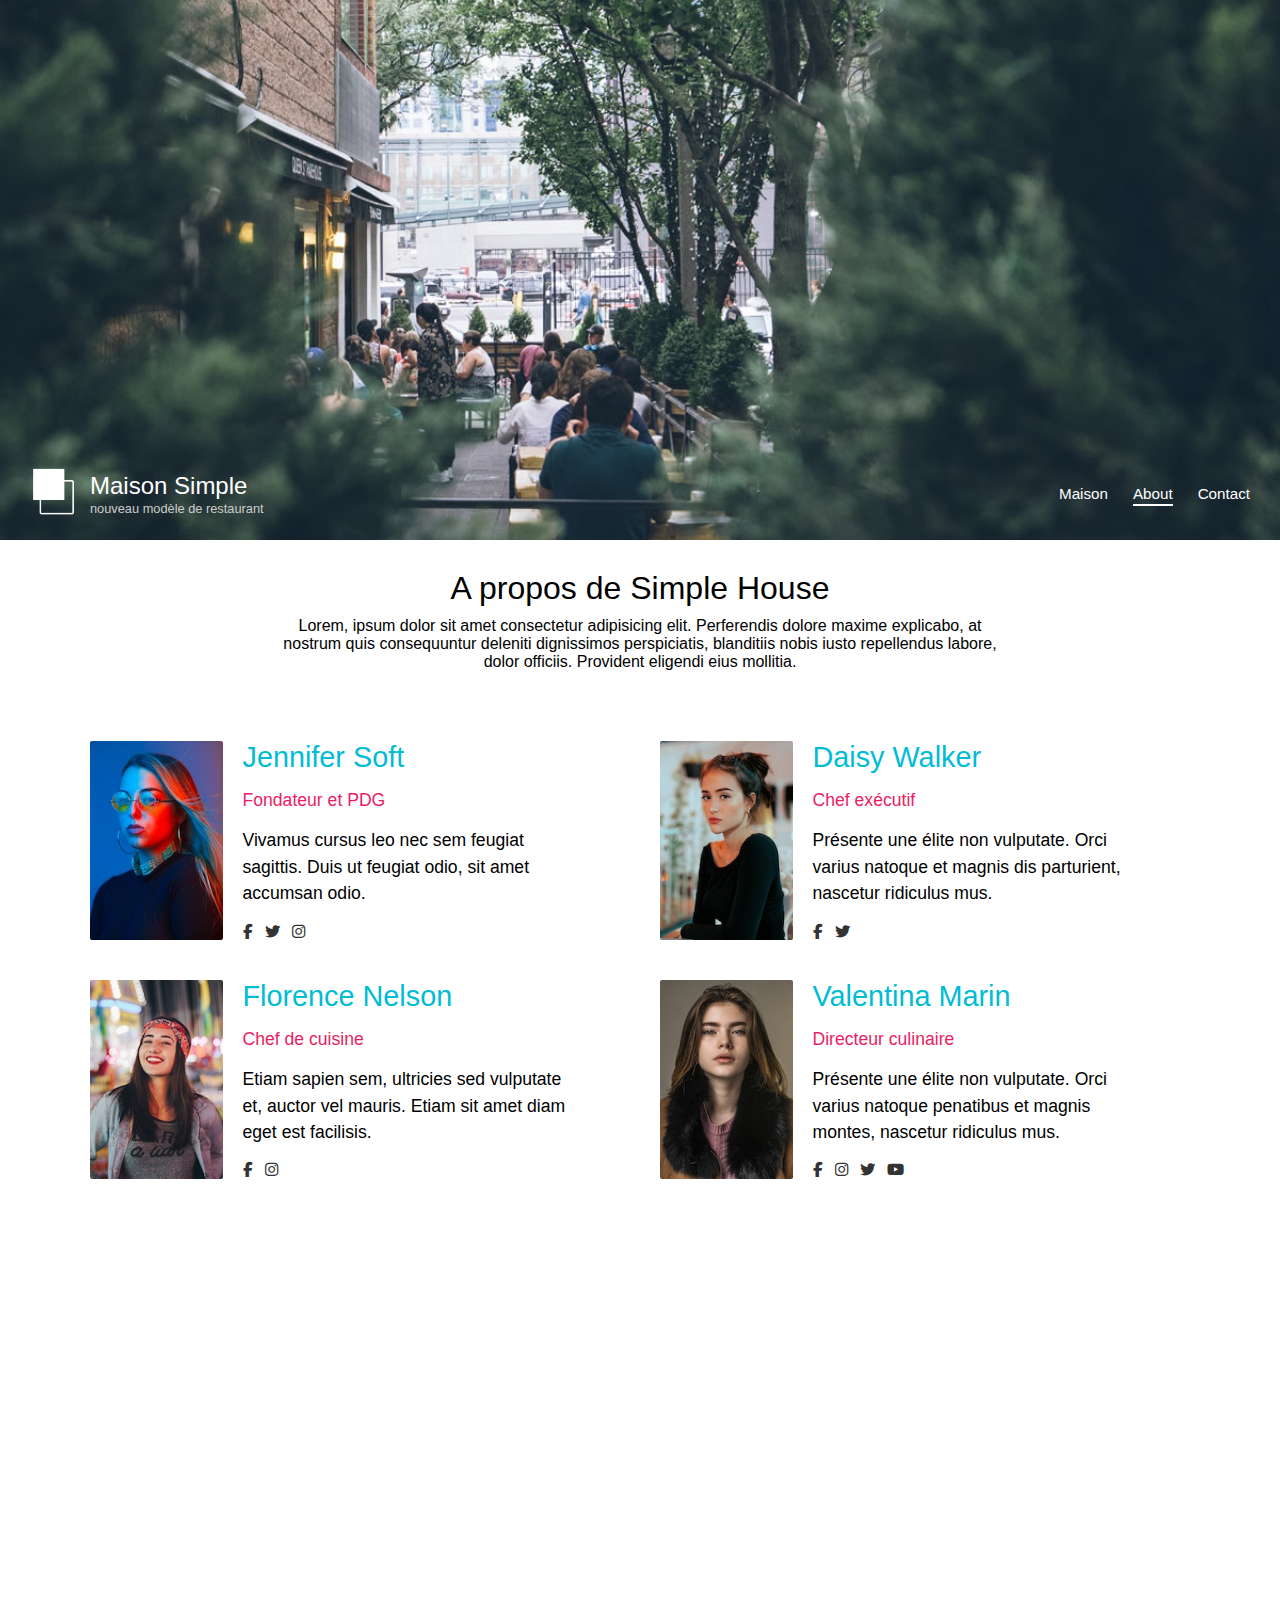
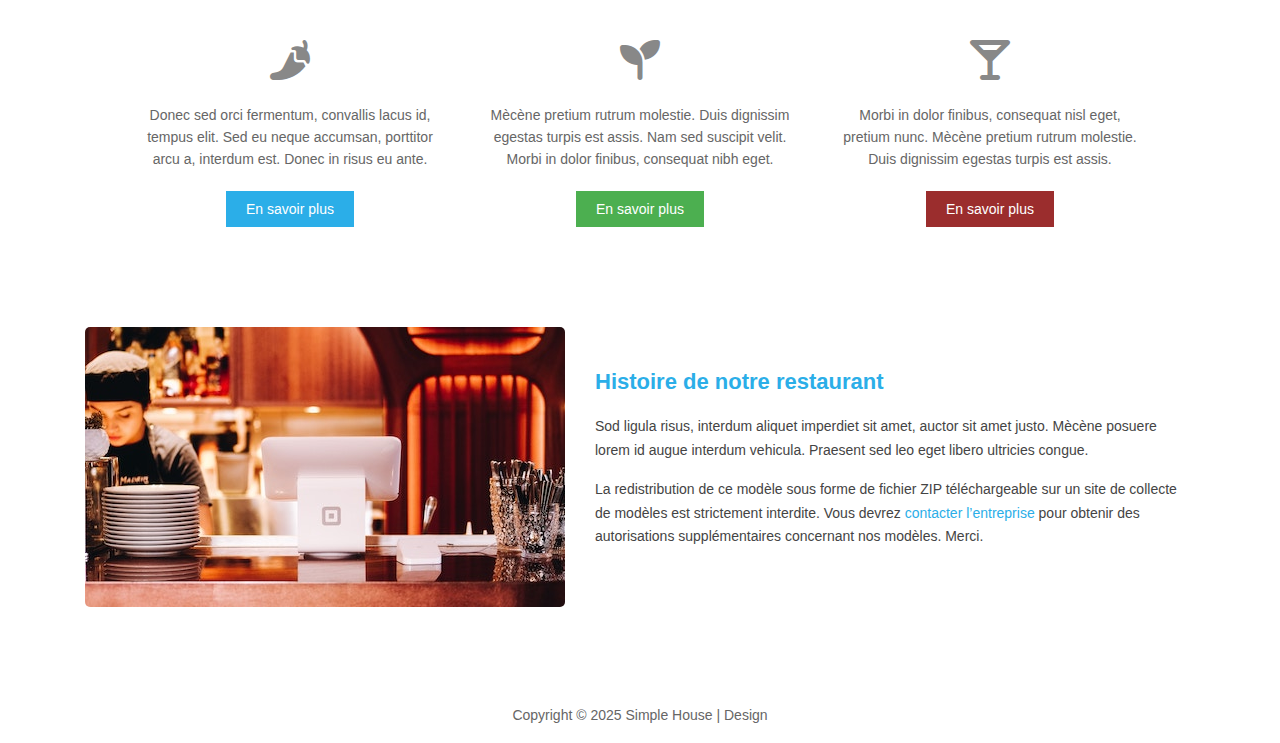
<file: about.html>
<!DOCTYPE html>
<html lang="fr">
<head>
  <meta charset="UTF-8" />
  <meta name="viewport" content="width=device-width, initial-scale=1.0" />
  <title>Maison Simple</title>
  <link rel="stylesheet" href="style.css" />
  <link rel="stylesheet" href="https://cdnjs.cloudflare.com/ajax/libs/font-awesome/6.5.0/css/all.min.css">
</head>
<body>
  <section class="sec1-hero-section">
    <div class="sec1-overlay">
      <div class="sec1-container">
        <div class="sec1-left">
           <div class="sec1-logo-square"><img src="simple-house-logo.png" alt="logo"></div>
          <div class="sec1-logo-box">
            <h1 class="sec1-title">Maison Simple</h1>
            <p class="sec1-subtitle">nouveau modèle de restaurant</p>
          </div>
          
        </div>
        <nav class="sec1-nav">
          <ul class="sec1-nav-list">
            <li class="sec1-nav-item"><a href="#" class="sec1-nav-link">Maison</a></li>
            <li class="sec1-nav-item"><a href="about.html" class="sec1-nav-link sec1-active">About</a></li>
            <li class="sec1-nav-item"><a href="contact.html" class="sec1-nav-link">Contact</a></li>
          </ul>
        </nav>
      </div>
    </div>
  </section>

  <!-- section 1 end  -->

  <section class="sec2">
    <div class="sec2-container">
        <h1>A propos de Simple House</h1>
        <p>Lorem, ipsum dolor sit amet consectetur adipisicing elit. Perferendis dolore maxime explicabo, at nostrum quis consequuntur deleniti dignissimos perspiciatis, blanditiis nobis iusto repellendus labore, dolor officiis. Provident eligendi eius mollitia.</p>
    </div>
  </section>

  <!-- section 2 end  -->

   <section class="sec3-team-section">
  <div class="sec3-grid">
    
    <!-- Card 1 -->
    <div class="sec3-card">
      <img src="about-01.jpg" alt="Jennifer Soft" class="sec3-image">
      <div class="sec3-info">
        <h3 class="sec3-name">Jennifer Soft</h3>
        <p class="sec3-role">Fondateur et PDG</p>
        <p class="sec3-desc">Vivamus cursus leo nec sem feugiat sagittis. Duis ut feugiat odio, sit amet accumsan odio.</p>
        <div class="sec3-socials">
          <a href="#"><i class="fab fa-facebook-f"></i></a>
          <a href="#"><i class="fab fa-twitter"></i></a>
          <a href="#"><i class="fab fa-instagram"></i></a>
        </div>
      </div>
    </div>

    <!-- Card 2 -->
    <div class="sec3-card">
      <img src="about-02.jpg" alt="Daisy Walker" class="sec3-image">
      <div class="sec3-info">
        <h3 class="sec3-name">Daisy Walker</h3>
        <p class="sec3-role">Chef exécutif</p>
        <p class="sec3-desc">Présente une élite non vulputate. Orci varius natoque et magnis dis parturient, nascetur ridiculus mus.</p>
        <div class="sec3-socials">
          <a href="#"><i class="fab fa-facebook-f"></i></a>
          <a href="#"><i class="fab fa-twitter"></i></a>
        </div>
      </div>
    </div>

    <!-- Card 3 -->
    <div class="sec3-card">
      <img src="about-03.jpg" alt="Florence Nelson" class="sec3-image">
      <div class="sec3-info">
        <h3 class="sec3-name">Florence Nelson</h3>
        <p class="sec3-role">Chef de cuisine</p>
        <p class="sec3-desc">Etiam sapien sem, ultricies sed vulputate et, auctor vel mauris. Etiam sit amet diam eget est facilisis.</p>
        <div class="sec3-socials">
          <a href="#"><i class="fab fa-facebook-f"></i></a>
          <a href="#"><i class="fab fa-instagram"></i></a>
        </div>
      </div>
    </div>

    <!-- Card 4 -->
    <div class="sec3-card">
      <img src="about-04.jpg" alt="Valentina Marin" class="sec3-image">
      <div class="sec3-info">
        <h3 class="sec3-name">Valentina Marin</h3>
        <p class="sec3-role">Directeur culinaire</p>
        <p class="sec3-desc">Présente une élite non vulputate. Orci varius natoque penatibus et magnis montes, nascetur ridiculus mus.</p>
        <div class="sec3-socials">
          <a href="#"><i class="fab fa-facebook-f"></i></a>
          <a href="#"><i class="fab fa-instagram"></i></a>
          <a href="#"><i class="fab fa-twitter"></i></a>
          <a href="#"><i class="fab fa-youtube"></i></a>
        </div>
      </div>
    </div>

  </div>
</section>

<!-- section 3 end  -->

<section class="sec4-img">

</section>

<!-- section 4 end  -->

<section class="sec5-section">
    <div class="sec5-box">
      <div class="sec5-icon"><i class="fas fa-pepper-hot"></i></div>
      <div class="sec5-text">
        Donec sed orci fermentum, convallis lacus id, tempus elit. Sed eu neque accumsan, porttitor arcu a, interdum est. Donec in risus eu ante.
      </div>
      <button class="sec5-button sec5-btn-blue">En savoir plus</button>
    </div>

    <div class="sec5-box">
      <div class="sec5-icon"><i class="fas fa-seedling"></i></div>
      <div class="sec5-text">
        Mècène pretium rutrum molestie. Duis dignissim egestas turpis est assis. Nam sed suscipit velit. Morbi in dolor finibus, consequat nibh eget.
      </div>
      <button class="sec5-button sec5-btn-green">En savoir plus</button>
    </div>

    <div class="sec5-box">
      <div class="sec5-icon"><i class="fas fa-glass-martini-alt"></i></div>
      <div class="sec5-text">
        Morbi in dolor finibus, consequat nisl eget, pretium nunc. Mècène pretium rutrum molestie. Duis dignissim egestas turpis est assis.
      </div>
      <button class="sec5-button sec5-btn-red">En savoir plus</button>
    </div>
  </section>

  <!-- section 5 end  -->

   <section class="sec6-container">
    <div class="sec6-image">
      <img src="about-06.jpg" alt="Restaurant image">
    </div>
    <div class="sec6-text-content">
      <h2 class="sec6-heading">Histoire de notre restaurant</h2>
      <p class="sec6-paragraph">
        Sod ligula risus, interdum aliquet imperdiet sit amet, auctor sit amet justo. Mècène posuere lorem id augue interdum vehicula. Praesent sed leo eget libero ultricies congue.
      </p>
      <p class="sec6-paragraph">
        La redistribution de ce modèle sous forme de fichier ZIP téléchargeable sur un site de collecte de modèles est strictement interdite. Vous devrez <a href="#">contacter l’entreprise</a> pour obtenir des autorisations supplémentaires concernant nos modèles. Merci.
      </p>
    </div>
  </section>

  <footer class="home2-footer">
  <p> Copyright &copy; 2025 Simple House | Design</p>
</footer>

</body>
</html>
</file>
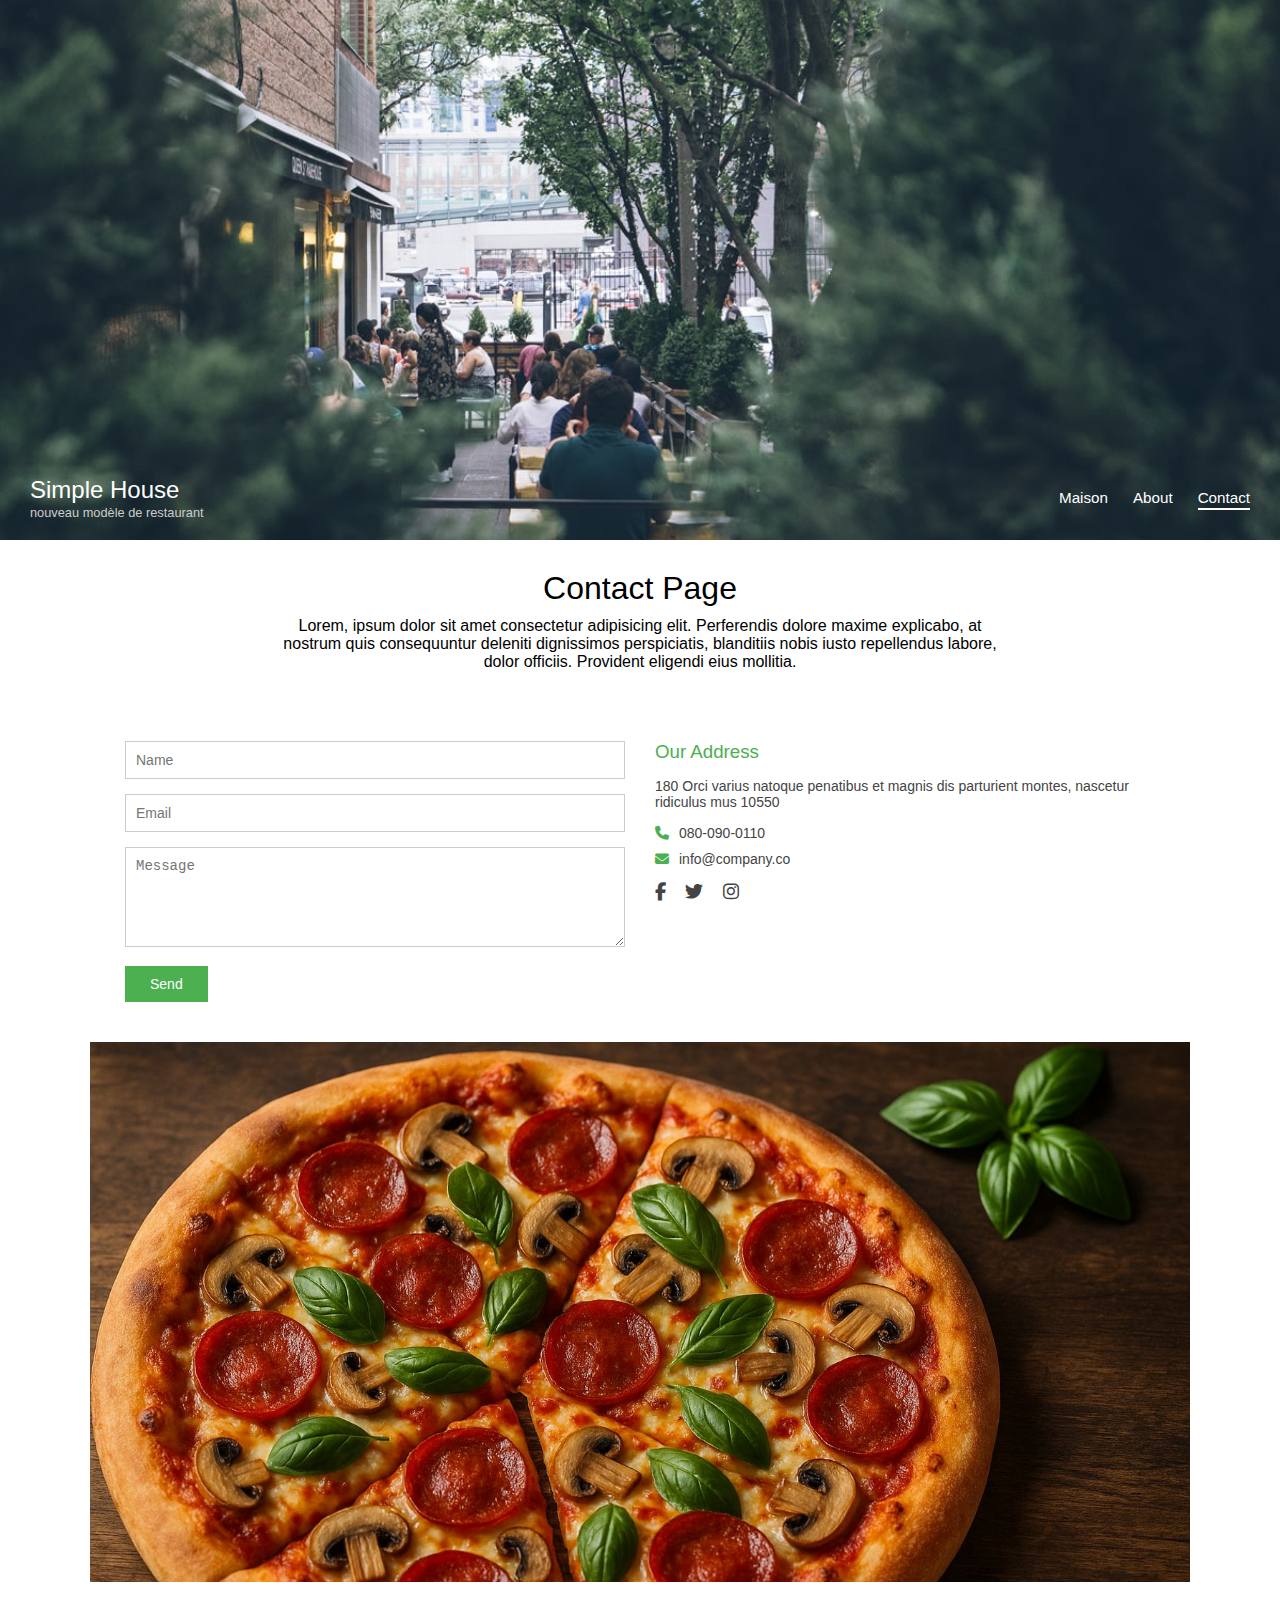
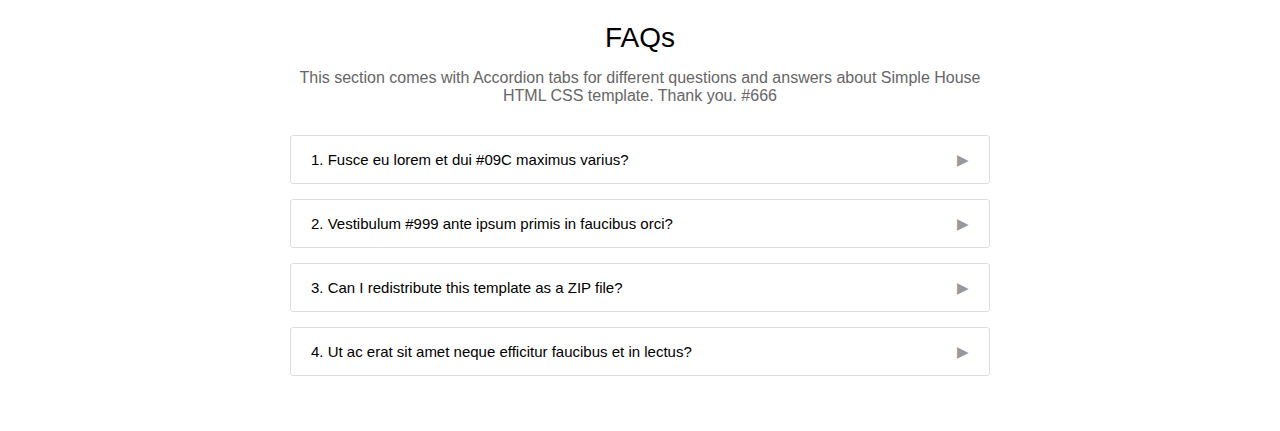
<file: contact.html>
<!DOCTYPE html>
<html lang="fr">
<head>
  <meta charset="UTF-8" />
  <meta name="viewport" content="width=device-width, initial-scale=1.0" />
  <title>Maison Simple</title>
  <link rel="stylesheet" href="style.css" />
  <link rel="stylesheet" href="https://cdnjs.cloudflare.com/ajax/libs/font-awesome/6.5.0/css/all.min.css">
</head>
<body>
  <section class="sec1-hero-section">
    <div class="sec1-overlay">
      <div class="sec1-container">
        <div class="sec1-left">
            <div class="sec1-logo-square"></div>
          <div class="sec1-logo-box">
            <h1 class="sec1-title">Simple House</h1>
            <p class="sec1-subtitle">nouveau modèle de restaurant</p>
          </div>
          
        </div>
        <nav class="sec1-nav">
          <ul class="sec1-nav-list">
            <li class="sec1-nav-item"><a href="#" class="sec1-nav-link">Maison</a></li>
            <li class="sec1-nav-item"><a href="about.html" class="sec1-nav-link ">About</a></li>
            <li class="sec1-nav-item"><a href="contact.html" class="sec1-nav-link sec1-active">Contact</a></li>
          </ul>
        </nav>
      </div>
    </div>
  </section>

  <section class="sec2">
    <div class="sec2-container">
        <h1>Contact Page</h1>
        <p>Lorem, ipsum dolor sit amet consectetur adipisicing elit. Perferendis dolore maxime explicabo, at nostrum quis consequuntur deleniti dignissimos perspiciatis, blanditiis nobis iusto repellendus labore, dolor officiis. Provident eligendi eius mollitia.</p>
    </div>
  </section>

   <section class="sec7-container">
    <div class="sec7-form">
      <form>
        <input type="text" class="sec7-input" placeholder="Name" required>
        <input type="email" class="sec7-input" placeholder="Email" required>
        <textarea class="sec7-textarea" placeholder="Message" required></textarea>
        <button type="submit" class="sec7-btn">Send</button>
      </form>
    </div>

    <div class="sec7-info">
      <h3>Our Address</h3>
      <p>180 Orci varius natoque penatibus et magnis dis parturient montes, nascetur ridiculus mus 10550</p>

      <div class="sec7-icon-text">
        <i class="fas fa-phone"></i> 080-090-0110
      </div>
      <div class="sec7-icon-text">
        <i class="fas fa-envelope"></i> info@company.co
      </div>

      <div class="sec7-socials">
        <a href="#"><i class="fab fa-facebook-f"></i></a>
        <a href="#"><i class="fab fa-twitter"></i></a>
        <a href="#"><i class="fab fa-instagram"></i></a>
      </div>
    </div>
  </section>

  <section class="sec8-img">

  </section>

  <section class="sec9-faq-section">
  <div class="sec9-container">
    <h2 class="sec9-title">FAQs</h2>
    <p class="sec9-description">
      This section comes with Accordion tabs for different questions and answers
      about Simple House HTML CSS template. 
      Thank you. #666
    </p>

    <div class="sec9-accordion">
      <div class="sec9-accordion-item">
        <button class="sec9-accordion-button">1. Fusce eu lorem et dui #09C maximus varius?</button>
      </div>
      <div class="sec9-accordion-item">
        <button class="sec9-accordion-button">2. Vestibulum #999 ante ipsum primis in faucibus orci?</button>
      </div>
      <div class="sec9-accordion-item">
        <button class="sec9-accordion-button">3. Can I redistribute this template as a ZIP file?</button>
      </div>
      <div class="sec9-accordion-item">
        <button class="sec9-accordion-button">4. Ut ac erat sit amet neque efficitur faucibus et in lectus?</button>
      </div>
    </div>
  </div>
</section>

  </body>
</html>
</file>
<file: style.css>
* {
  margin: 0;
  padding: 0;
  box-sizing: border-box;
}

body, html {
  height: 100%;
  font-family: 'Segoe UI', sans-serif;
}

.sec1-hero-section {
  position: relative;
  background-image: url('simple-house-01.jpg');
  background-size: cover;
  background-position: center;
  height: 60vh;
  color: white;
  display: flex;
  align-items: flex-end;
}

.sec1-overlay {
  width: 100%;
  padding: 20px 30px;
}

.sec1-container {
  display: flex;
  justify-content: space-between;
  align-items: center;
  flex-wrap: nowrap;
}

.sec1-left {
  display: flex;
  align-items: center;
}

.sec1-logo-square {
  flex-shrink: 0;
}

.sec1-logo-square img{
    width: 80%;
}

.sec1-logo-box {
  display: flex;
  flex-direction: column;
}

.sec1-title {
  font-size: 1.5rem;
  font-weight: 300;
  line-height: 1.2;
}

.sec1-subtitle {
  font-size: 0.8rem;
  color: #ccc;
}

.sec1-nav {
  display: flex;
}

.sec1-nav-list {
  display: flex;
  list-style: none;
  gap: 25px;
}

.sec1-nav-link {
  position: relative;
  text-decoration: none;
  color: white;
  font-size: 0.95rem;
  padding-bottom: 4px;
  transition: color 0.3s;
}

.sec1-nav-link:hover,
.sec1-active {
  color: white;
}

.sec1-nav-link::after {
  content: '';
  position: absolute;
  bottom: 0;
  left: 0;
  height: 2px;
  width: 0%;
  background-color: white;
  transition: width 0.3s;
}

.sec1-nav-link:hover::after,
.sec1-active::after {
  width: 100%;
}

@media screen and (max-width: 768px) {
    .sec1-hero-section {
        height: fit-content;
        padding: 50px 0px 0px 0px;
    }
  .sec1-overlay {
    padding: 15px 20px;
  }

  .sec1-title {
    font-size: 1.2rem;
  }

  .sec1-subtitle {
    font-size: 0.7rem;
  }

  .sec1-nav-list {
    gap: 18px;
  }

  .sec1-nav-link {
    font-size: 0.85rem;
  }
}

/* section 1 end  */

.sec2-container{
    display: flex;
    flex-direction: column;
    justify-content: center;
    gap: 10px;
    align-items: center;
    padding: 30px;
}

.sec2-container h1{
    font-size: 2rem;
    font-weight: 400;
}

.sec2-container p{
    width: 60%;
    text-align: center;
}

@media (max-width: 768px){
    .sec2-container{
        padding: 15px;
    }
    .sec2-container h1{
    font-size: 1.5rem;
    font-weight: 400;
}

.sec2-container p{
    width: 100%;
    text-align: center;
}
}

/* section 2 end  */

.sec3-team-section {
  padding: 40px 0px;
  max-width: 1100px;
  margin: 0 auto;
}

.sec3-grid {
  display: grid;
  grid-template-columns: 1fr 1fr;
  gap: 40px;
}

.sec3-card {
  display: flex;
  /* align-items: flex-start; */
  gap: 20px;
}

.sec3-image {
  width: 25%;
  height: auto;
  object-fit: cover;
  border-radius: 2px;
  flex-shrink: 0;
}

.sec3-info {
  display: flex;
  flex-direction: column;
  justify-content: space-between;
}

.sec3-name {
  font-size: 1.8rem;
  font-weight: 300;
  color: #00bcd4;
  /* margin-bottom: 4px; */
}

.sec3-role {
  color: #e91e63;
  font-size: 1.1rem;
  /* margin-bottom: 10px; */
}

.sec3-desc {
  font-size: 1.1rem;
  line-height: 1.5;
  /* margin-bottom: 10px; */
  width: 90%;
}

.sec3-socials {
  display: flex;
  gap: 12px;
}

.sec3-socials a {
  color: #333;
  font-size: 0.95rem;
  transition: color 0.3s;
}

.sec3-socials a:hover {
  color: #00bcd4;
}

@media screen and (max-width: 768px) {
  .sec3-grid {
    grid-template-columns: 1fr;
  }

  .sec3-card {
    /* flex-direction: column; */
    align-items: center;
    text-align: left;
    padding: 10px;
    border: 1px solid #eee;
    border-radius: 8px;
  }

  .sec3-name {
  font-size: 1.4rem;
  font-weight: 300;
  color: #00bcd4;
  /* margin-bottom: 4px; */
}

.sec3-role {
  color: #e91e63;
  font-size: 0.80rem;
  /* margin-bottom: 10px; */
}

.sec3-desc {
  font-size: 0.84rem;
  line-height: 1.5;
  /* margin-bottom: 10px; */
  width: 90%;
}

  .sec3-info {
    width: 100%;
  }

  .sec3-name,
  .sec3-role,
  .sec3-desc {
    text-align: left;
    width: 100%;
  }

  .sec3-socials {
    justify-content: left;
  }
}

/* section 3 end  */

.sec4-img {
    background: url(about-05.jpg) no-repeat center center fixed;
    background-size: cover;
    height: 40vh;
    margin: 0 auto;
    width: 100%; /* Make it responsive */
    max-width: 1100px; /* Limit max size on desktop */
    position: relative;
    z-index: 1;
}

.sec4-img::before {
    content: "";
    position: absolute;
    top: 0; left: 0;
    width: 100%;
    height: 100%;
    z-index: 2;
    /* Optional: Add a dark overlay */
    /* background: rgba(0, 0, 0, 0.3); */
}

.sec4-content {
    position: relative;
    z-index: 3;
    color: white;
    text-align: center;
    padding-top: 40vh;
    font-size: 2rem;
    width: 100%;
    box-sizing: border-box;
}

@media (max-width: 768px) {
    .sec4-img {
        background-attachment: scroll; /* disables parallax on mobile */
        height: 23vh;
        background-size: cover;
        width: 100%; /* Ensure responsiveness */
        max-width: 100%;
    }

    .sec4-content {
        padding-top: 15vh;
        font-size: 1.2rem;
        padding-left: 10px;
        padding-right: 10px;
    }
}
/* section 4 end  */

 .sec5-section {
      display: flex;
      flex-wrap: wrap;
      justify-content: center;
      text-align: center;
      padding: 40px 20px;
      background-color: #fff;
    }

    .sec5-box {
      flex: 1 1 300px;
      max-width: 350px;
      padding: 20px;
      box-sizing: border-box;
    }

    .sec5-icon {
      font-size: 40px;
      color: #888;
      margin-bottom: 20px;
    }

    .sec5-text {
      color: #666;
      font-size: 14px;
      line-height: 1.6;
      margin-bottom: 20px;
    }

    .sec5-button {
      padding: 10px 20px;
      border: none;
      color: #fff;
      cursor: pointer;
      font-size: 14px;
    }

    .sec5-btn-blue {
      background-color: #2baee8;
    }

    .sec5-btn-green {
      background-color: #4caf50;
    }

    .sec5-btn-red {
      background-color: #9b2d2d;
    }

    /* Responsive */
    @media (max-width: 768px) {
      .sec5-box {
        flex: 1 1 100%;
        max-width: 100%;
      }
    }

    /* section 5 end  */

     .sec6-container {
      display: flex;
      flex-wrap: wrap;
      align-items: center;
      justify-content: center;
      padding: 40px 20px;
      gap: 30px;
      background-color: #fff;
    }

    .sec6-image {
      max-width: 500px;
    }

    .sec6-image img {
      width: 100%;
      height: auto;
      display: block;
      border-radius: 5px;
    }

    .sec6-text-content {
      flex: 1 1 400px;
      max-width: 600px;
    }

    .sec6-heading {
      font-size: 22px;
      color: #2baee8;
      margin-bottom: 20px;
      font-weight: 600;
    }

    .sec6-paragraph {
      font-size: 14px;
      color: #444;
      line-height: 1.7;
      margin-bottom: 15px;
    }

    .sec6-paragraph a {
      color: #2baee8;
      text-decoration: none;
    }

    .sec6-paragraph a:hover {
      text-decoration: underline;
    }

    /* Responsive stacking */
    @media (max-width: 768px) {
      .sec6-container {
        flex-direction: column;
        text-align: center;
      }

      .sec6-text-content {
        max-width: 100%;
      }

      .sec6-heading {
        font-size: 20px;
      }
    }

    /* section 6 end  */

     .sec7-container {
      display: flex;
      flex-wrap: wrap;
      padding: 40px 20px;
      justify-content: center;
      background-color: #fff;
      gap: 30px;
    }

    .sec7-form,
    .sec7-info {
      flex: 1 1 300px;
      max-width: 500px;
    }

    .sec7-form input,
    .sec7-form textarea {
      width: 100%;
      padding: 10px;
      margin-bottom: 15px;
      border: 1px solid #ccc;
      font-size: 14px;
    }

    .sec7-form textarea {
      resize: vertical;
      height: 100px;
    }

    .sec7-btn {
      padding: 10px 25px;
      background-color: #4caf50;
      color: #fff;
      border: none;
      cursor: pointer;
      font-size: 14px;
    }

    .sec7-info h3 {
      color: #4caf50;
      margin-bottom: 15px;
      font-weight: 400;
    }

    .sec7-info p {
      font-size: 14px;
      color: #444;
      margin-bottom: 15px;
    }

    .sec7-icon-text {
      display: flex;
      align-items: center;
      margin-bottom: 10px;
      font-size: 14px;
      color: #444;
    }

    .sec7-icon-text i {
      margin-right: 10px;
      color: #4caf50;
    }

    .sec7-socials {
      margin-top: 15px;
    }

    .sec7-socials a {
      margin-right: 15px;
      color: #444;
      font-size: 18px;
      text-decoration: none;
    }

    .sec7-socials a:hover {
      color: #4caf50;
    }

    @media (max-width: 768px) {
      .sec7-container {
        flex-direction: column;
        text-align: center;
      }

      .sec7-icon-text {
        justify-content: center;
      }

      .sec7-socials a {
        margin: 0 10px;
      }
    }

    /* section 7 end  */

    .sec8-img{
    background: url(pizza.jpg);
    background-size: cover;
    background-repeat: no-repeat;
    height: 60vh;
    max-width: 1100px;
    margin: 0px auto;
    }

     @media (max-width: 768px) {
         .sec8-img{
    background: url(pizza.jpg);
    background-size: cover;
    background-repeat: no-repeat;
    height: 25vh;
    max-width: 1100px;
    margin: 0px auto;
    }
     }

     /* FAQ Section */
.sec9-faq-section {
  padding: 40px 20px;
  text-align: center;
}

.sec9-container {
  max-width: 700px;
  margin: 0 auto;
}

.sec9-title {
  font-size: 28px;
  font-weight: 400;
  margin-bottom: 15px;
}

.sec9-description {
  font-size: 16px;
  color: #666;
  margin-bottom: 30px;
}

.sec9-bold {
  font-weight: bold;
  color: #333;
}

.sec9-link {
  color: #09c;
  text-decoration: underline;
}

/* Accordion */
.sec9-accordion-item {
  margin-bottom: 15px;
}

.sec9-accordion-button {
  width: 100%;
  text-align: left;
  padding: 15px 20px;
  font-size: 15px;
  background: #fff;
  border: 1px solid #ddd;
  border-radius: 3px;
  cursor: pointer;
  transition: background 0.3s;
  position: relative;
}

.sec9-accordion-button::after {
  content: '\25B6'; /* Right arrow */
  position: absolute;
  right: 20px;
  top: 50%;
  transform: translateY(-50%);
  color: #999;
}

.sec9-accordion-button:hover {
  background-color: #f9f9f9;
}

/* Responsive */
@media (max-width: 600px) {
  .sec9-title {
    font-size: 24px;
  }

  .sec9-description {
    font-size: 14px;
  }

  .sec9-accordion-button {
    font-size: 14px;
    padding: 12px 16px;
  }

}

/* homepage styling  */

.home1-menu-container {
      max-width: 1200px;
      margin: auto;
    }

    .home1-tabs {
      text-align: center;
      margin-bottom: 30px;
    }

    .home1-tab-button {
      padding: 10px 20px;
      border: 1px solid #00703c;
      background: transparent;
      color: #00703c;
      cursor: pointer;
      margin: 0 5px;
      font-weight: 600;
       transition: background-color 0.3s ease, color 0.3s ease;
    }

    .home1-tab-button:hover {
  background-color: #00703c; /* Green background on hover */
  color: white; /* White text on hover */
}

    .home1-tab-button.active {
      background-color: #00703c;
      color: white;
    }

    .home1-cards-grid {
      display: grid;
      grid-template-columns: repeat(auto-fit, minmax(250px, 1fr));
      gap: 30px;
    }

    .home1-card {
      background: white;
      border-radius: 2px;
      box-shadow: 0 2px 5px rgba(0, 0, 0, 0.1);
      overflow: hidden;
      text-align: center;
    }

    .home1-card img {
      width: 100%;
      height: 240px;
      object-fit: cover;
    }

    .home1-card h4 {
      font-size: 16px;
      margin: 15px 10px 5px;
      color: #00703c;
      text-align: left;
      font-weight: 500;
    }

    .home1-card p {
      font-size: 13px;
      margin: 0 10px 10px;
      color: #666;
      text-align: left;
    }

    .home1-card .home1-price {
      font-weight: 400;
      color: #00703c;
      margin-bottom: 15px;
      display: block;
      text-align: left;
      margin: 0 10px 10px;
    }

    @media (max-width: 768px) {
      .home1-card img {
        height: 160px;
      }

      .home1-cards-grid {
    display: grid
;
    grid-template-columns: repeat(auto-fit, minmax(150px, 1fr));
    gap: 10px;
    padding: 10px;
}
    }

    @media (max-width: 480px) {
      .home1-card img {
        height: 140px;
      }

      .home1-tab-button {
        padding: 8px 14px;
        font-size: 14px;
      }
    }

    .home2-container {
      max-width: 1200px;
      margin: 80px auto;
      display: flex;
      /* flex-wrap: wrap; */
      background: white;
      /* border: 1px solid #eee; */
    }
    .home2-image {
      flex: 1 1 300px;
      min-width: 600px;
    }
    .home2-image img {
      width: 100%;
      display: block;
    }
    .home2-content {
      /* flex: 1 1 400px; */
      padding: 0px 20px;
      display: flex;
      flex-direction: column;
      justify-content: space-between;
    }
    .home2-title {
      font-size: 26px;
      color: #00703c;
      font-weight: 400;
    }
    .home2-description {
      font-size: 20px;
      color: #666;
      line-height: 1.6;
    }
    .home2-description a {
      color: #0073e6;
      text-decoration: underline;
      justify-content: right;
      align-items: end;
    }

    .home2-readmore-wrapper {
  text-align: right;
}


    .home2-readmore {
      display: inline-block;
      padding: 8px 20px;
      font-size: 20px;
      border: 1px solid #ccc;
      color: #555;
      text-decoration: none;
      transition: all 0.3s;
    }
    .home2-readmore:hover {
      background-color: #00703c;
      color: white;
      border-color: #00703c;
    }

    @media (max-width: 768px) {
      .home2-container {
        flex-direction: column;
      }
      .home2-image, .home2-content {
        flex: 1 1 100%;
      }
      .home2-content {
        padding: 15px;
      }

      .home2-image {
      flex: 1 1 185px;
      min-width: 300px;
    }

    .home2-description {
    font-size: 14px;
    }
    }

     .home2-footer {
    text-align: center;
    padding: 20px 10px;
    font-size: 14px;
    color: #666;
    margin-top: 40px;
  }
</file>
